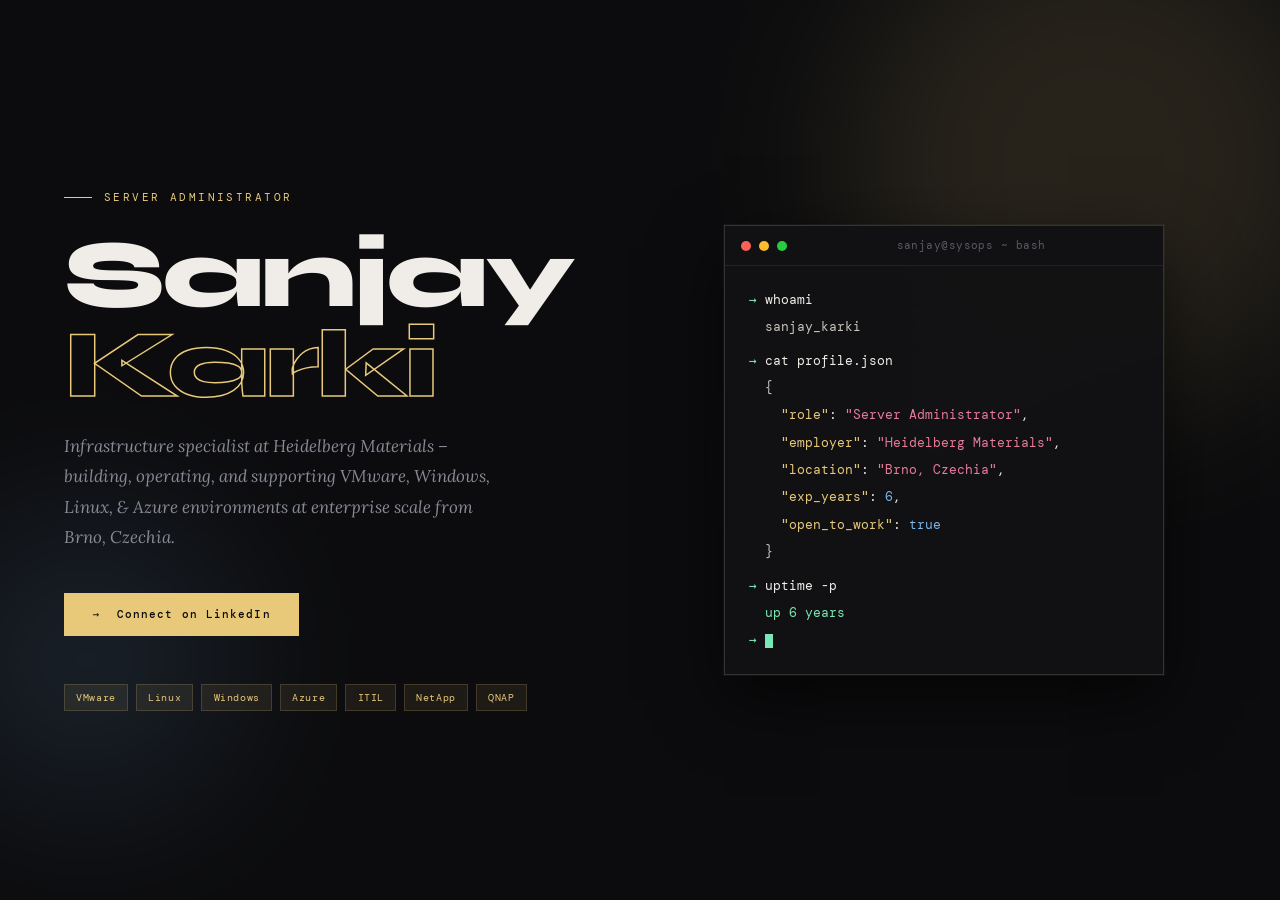
<file: index.html>
<!DOCTYPE html>
<html lang="en">
<head>
<meta charset="UTF-8">
<meta name="viewport" content="width=device-width, initial-scale=1.0">
<title>Sanjay Karki - Server Administrator</title>
<meta name="description" content="Sanjay Karki - Server Administrator at Heidelberg Materials Digital Hub, Brno. VMware, Linux, Windows, Azure, 11+ years IT.">
<meta property="og:title" content="Sanjay Karki - Server Administrator">
<meta property="og:description" content="Infrastructure specialist. VMware, Linux, Azure, Windows, 6+ years in IT.">
<meta property="og:type" content="website">
<meta name="google-site-verification" content="Tav_AxT0lsUTQEfzSCsEjbf4wHjda5YPntHukIlUHQg" />
<link rel="icon" href="data:image/svg+xml,<svg xmlns='http://www.w3.org/2000/svg' viewBox='0 0 32 32'><rect width='32' height='32' fill='%230c0c0e'/><text x='50%25' y='54%25' dominant-baseline='middle' text-anchor='middle' font-family='monospace' font-size='18' font-weight='bold' fill='%23e8c97a'>SK</text></svg>">
<link rel="preconnect" href="https://fonts.googleapis.com">
<link rel="preconnect" href="https://fonts.gstatic.com" crossorigin>
<link href="https://fonts.googleapis.com/css2?family=Syne:wght@400;500;600;700;800&family=DM+Mono:wght@300;400;500&family=Lora:ital,wght@0,400;1,400&display=swap" rel="stylesheet">
<style>
*,*::before,*::after{box-sizing:border-box;margin:0;padding:0}
:root{
  --bg:#0c0c0e;--bg2:#111114;
  --border:rgba(255,255,255,0.07);--border2:rgba(255,255,255,0.14);--border3:rgba(255,255,255,0.22);
  --text:#f0ede8;--muted:#8a8a96;--subtle:#5a5a66;
  --accent:#e8c97a;--accent2:#7ab4e8;--green:#7ae8b4;--pink:#e87a9a;
}
html,body{height:100%}
body{background:var(--bg);color:var(--text);font-family:'Syne',sans-serif;line-height:1.6;overflow:hidden}
.hero{height:100vh;display:grid;grid-template-columns:1fr 1fr;align-items:center;padding:4rem;position:relative;overflow:hidden;gap:4rem}
.hero-bg{position:absolute;inset:0;pointer-events:none;overflow:hidden}
.hero-bg-orb{position:absolute;border-radius:50%;filter:blur(80px);opacity:.12}
.orb1{width:500px;height:500px;background:var(--accent);top:-10%;right:-5%}
.orb2{width:300px;height:300px;background:var(--accent2);bottom:10%;left:-5%}
.orb3{width:200px;height:200px;background:var(--pink);top:40%;right:20%}
.hero-left{position:relative;z-index:1}
.eyebrow{font-family:'DM Mono',monospace;font-size:11px;color:var(--accent);letter-spacing:.22em;text-transform:uppercase;margin-bottom:1.5rem;display:flex;align-items:center;gap:.75rem}
.eyebrow::before{content:'';display:block;width:28px;height:1px;background:var(--accent)}
.hname{font-size:clamp(54px,7.5vw,100px);font-weight:800;line-height:.93;letter-spacing:-.03em;margin-bottom:1.35rem}
.hname em{font-style:normal;color:transparent;-webkit-text-stroke:1.5px var(--accent);display:block}
.htagline{font-family:'Lora',serif;font-size:clamp(15px,1.6vw,17px);color:var(--muted);font-style:italic;line-height:1.8;max-width:440px;margin-bottom:2.5rem}
.hactions{display:flex;gap:1rem;flex-wrap:wrap;margin-bottom:3rem}
.btn1{padding:.8rem 1.8rem;background:var(--accent);color:var(--bg);font-family:'DM Mono',monospace;font-size:11px;font-weight:500;letter-spacing:.1em;text-decoration:none;transition:all .22s;display:inline-flex;align-items:center;gap:.5rem}
.btn1:hover{opacity:.88;transform:translateY(-2px)}
.hpills{display:flex;flex-wrap:wrap;gap:.5rem}
.hpill{font-family:'DM Mono',monospace;font-size:10px;padding:.28rem .7rem;background:rgba(232,201,122,.08);color:var(--accent);border:1px solid rgba(232,201,122,.18);letter-spacing:.06em}
.hero-right{display:flex;align-items:center;justify-content:center;position:relative;z-index:1}
.term{background:rgba(17,17,20,.95);border:1px solid var(--border2);width:100%;max-width:440px;font-family:'DM Mono',monospace;font-size:13px;overflow:hidden;box-shadow:0 0 0 1px rgba(255,255,255,.04),0 24px 64px rgba(0,0,0,.6)}
.tbar{padding:.65rem 1rem;background:var(--bg2);border-bottom:1px solid var(--border);display:flex;align-items:center;gap:.5rem}
.dot{width:10px;height:10px;border-radius:50%}
.dr{background:#ff6058}.dy{background:#ffbd2e}.dg{background:#29cc41}
.ttitle{margin:0 auto;font-size:11px;color:var(--subtle);letter-spacing:.04em}
.tbody{padding:1.25rem 1.5rem;line-height:2.1}
.tp{color:var(--green)}.tc{color:var(--text)}.tk{color:var(--accent)}.tv{color:var(--accent2)}.ts{color:var(--pink)}
.cur{display:inline-block;width:8px;height:14px;background:var(--green);vertical-align:middle;animation:blink 1.1s step-end infinite}
@keyframes blink{50%{opacity:0}}
</style>
</head>
<body>
<section class="hero">
  <div class="hero-bg">
    <div class="hero-bg-orb orb1"></div>
    <div class="hero-bg-orb orb2"></div>
    <div class="hero-bg-orb orb3"></div>
  </div>
  <div class="hero-left">
    <div class="eyebrow">Server Administrator</div>
    <h1 class="hname">Sanjay<em>Karki</em></h1>
    <p class="htagline">Infrastructure specialist at Heidelberg Materials – building, operating, and supporting VMware, Windows, Linux, &amp; Azure environments at enterprise scale from Brno, Czechia.</p>
    <div class="hactions">
      <a href="https://www.linkedin.com/in/karkisanjay/" target="_blank" class="btn1">&#8594;&nbsp; Connect on LinkedIn</a>
    </div>
    <div class="hpills">
      <span class="hpill">VMware</span>
      <span class="hpill">Linux</span>
      <span class="hpill">Windows</span>
      <span class="hpill">Azure</span>
      <span class="hpill">ITIL</span>
      <span class="hpill">NetApp</span>
      <span class="hpill">QNAP</span>
    </div>
  </div>
  <div class="hero-right">
    <div class="term">
      <div class="tbar">
        <div class="dot dr"></div>
        <div class="dot dy"></div>
        <div class="dot dg"></div>
        <span class="ttitle">sanjay@sysops ~ bash</span>
      </div>
      <div class="tbody" id="termBody"></div>
    </div>
  </div>
</section>
<script>
(function(){
  var lines=[
    {t:'prompt',v:'&#8594; '},{t:'cmd',v:'whoami'},
    {t:'out',v:'sanjay_karki'},{t:'gap'},
    {t:'prompt',v:'&#8594; '},{t:'cmd',v:'cat profile.json'},
    {t:'out',v:'{'},
    {t:'kv',k:'"role"',v:'"Server Administrator"',c:true},
    {t:'kv',k:'"employer"',v:'"Heidelberg Materials"',c:true},
    {t:'kv',k:'"location"',v:'"Brno, Czechia"',c:true},
    {t:'kv',k:'"exp_years"',v:'6',isnum:true,c:true},
    {t:'kv',k:'"open_to_work"',v:'true',isnum:true},
    {t:'out',v:'}'},{t:'gap'},
    {t:'prompt',v:'&#8594; '},{t:'cmd',v:'uptime -p'},
    {t:'out',v:'<span style="color:#7ae8b4">up 6 years</span>'}
  ];
  var tb=document.getElementById('termBody');
  if(!tb) return;
  var cursor='<span class="cur"></span>';
  var rendered='';
  function renderLines(idx){
    if(idx>=lines.length){tb.innerHTML=rendered+'\n<div><span class="tp">&#8594;</span> '+cursor+'</div>';return;}
    var l=lines[idx];
    if(l.t==='prompt'){rendered+='<div><span class="tp">'+l.v+'</span>';return renderLines(idx+1);}
    if(l.t==='cmd'){rendered+='<span class="tc">'+l.v+'</span></div>';tb.innerHTML=rendered+cursor;}
    else if(l.t==='out'){rendered+='<div style="margin-left:1rem;color:#c8c4bd">'+l.v+'</div>';}
    else if(l.t==='kv'){
      var val=l.isnum?'<span class="tv">'+l.v+'</span>':'<span class="ts">'+l.v+'</span>';
      rendered+='<div style="margin-left:2rem"><span class="tk">'+l.k+'</span>: '+val+(l.c?',':'')+'</div>';
    }else if(l.t==='gap'){rendered+='<div style="margin-top:.4rem"></div>';}
    tb.innerHTML=rendered;
    setTimeout(function(){renderLines(idx+1);},30);
  }
  setTimeout(function(){renderLines(0);},600);
}());
</script>
</body>
</html>
</file>
